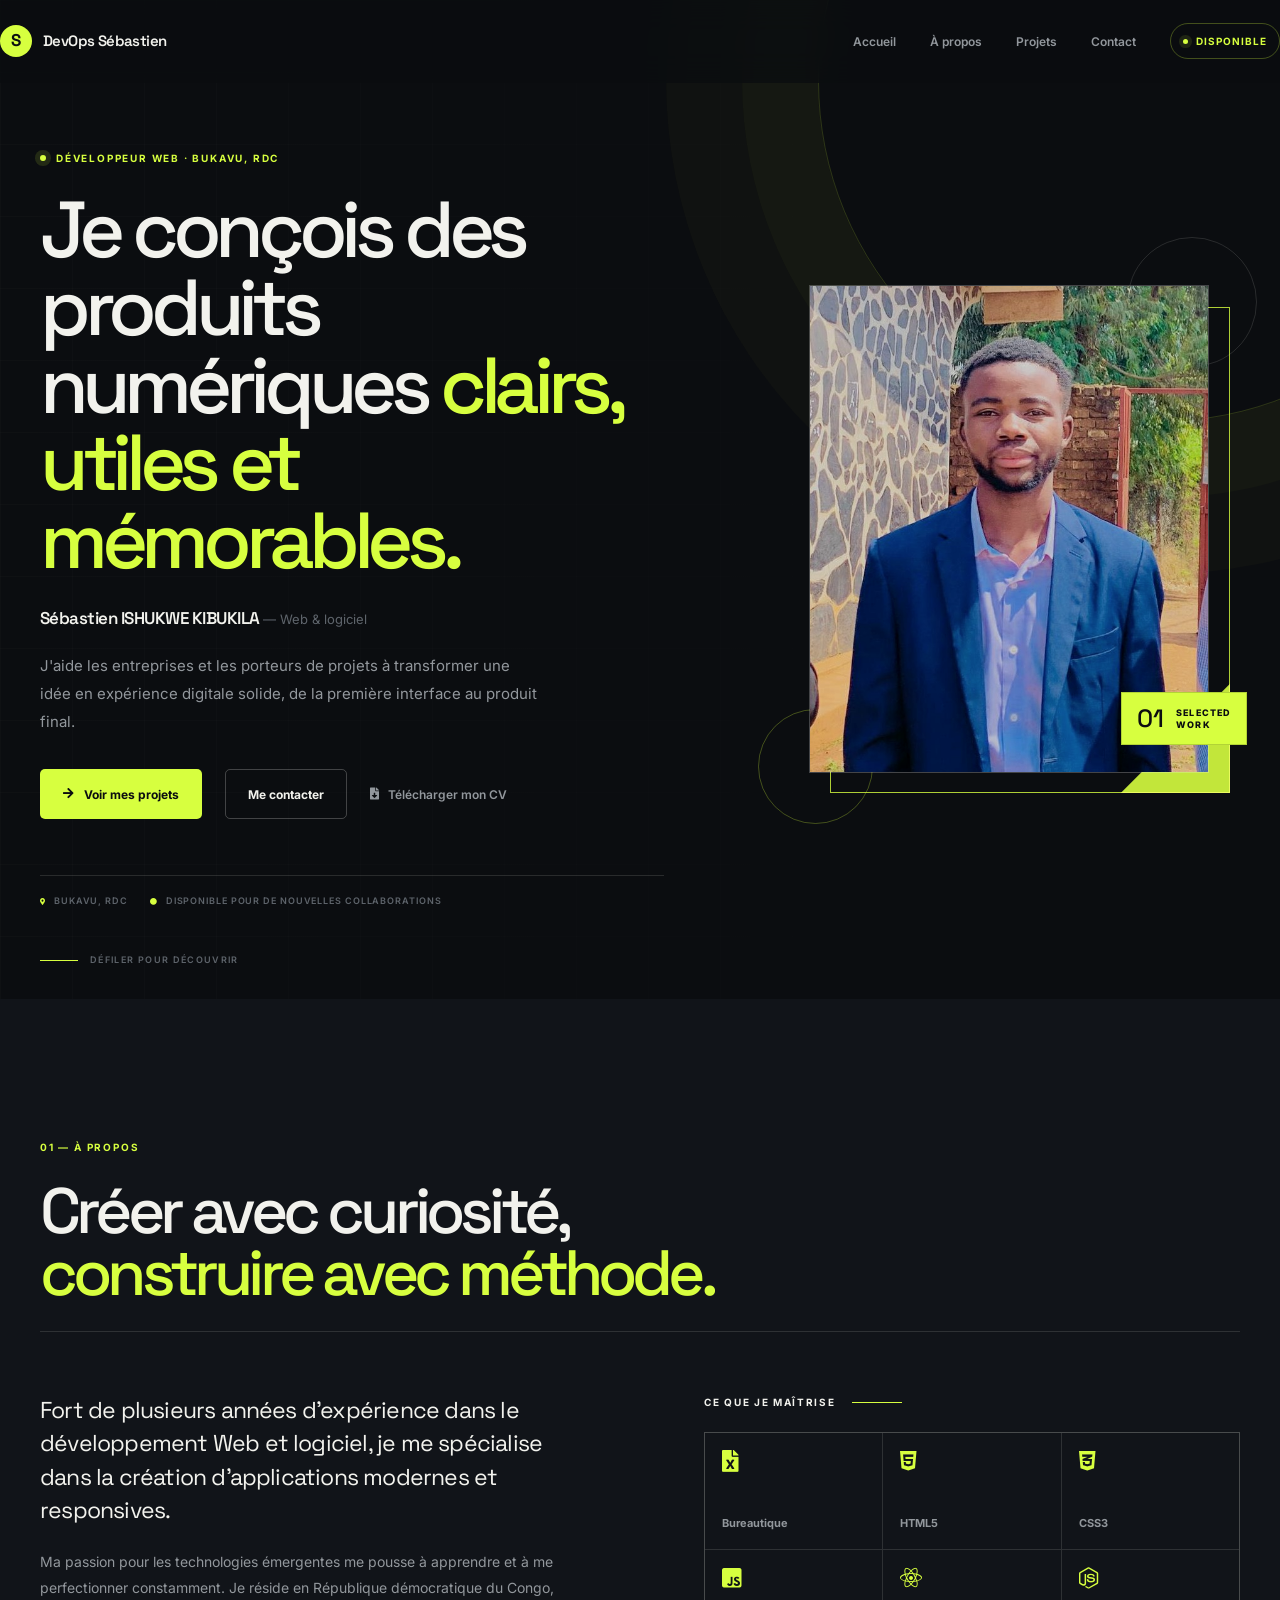
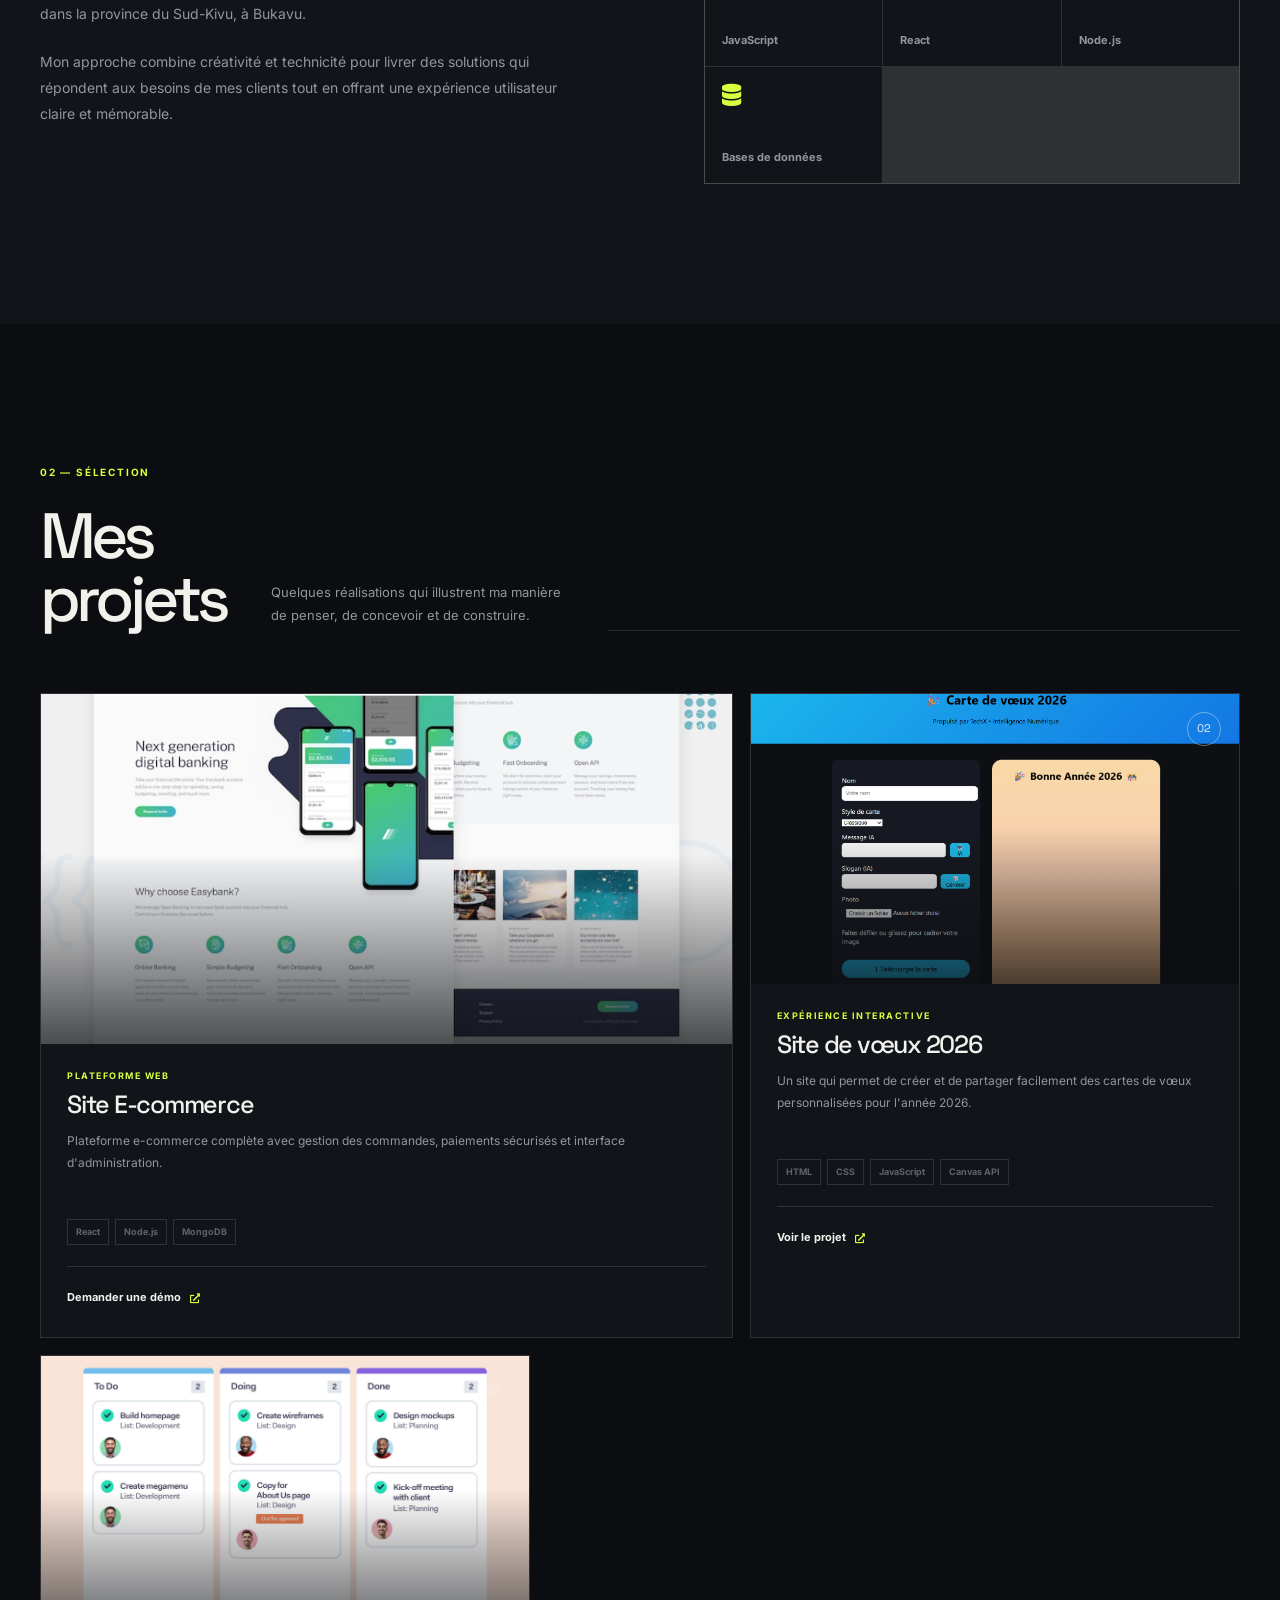
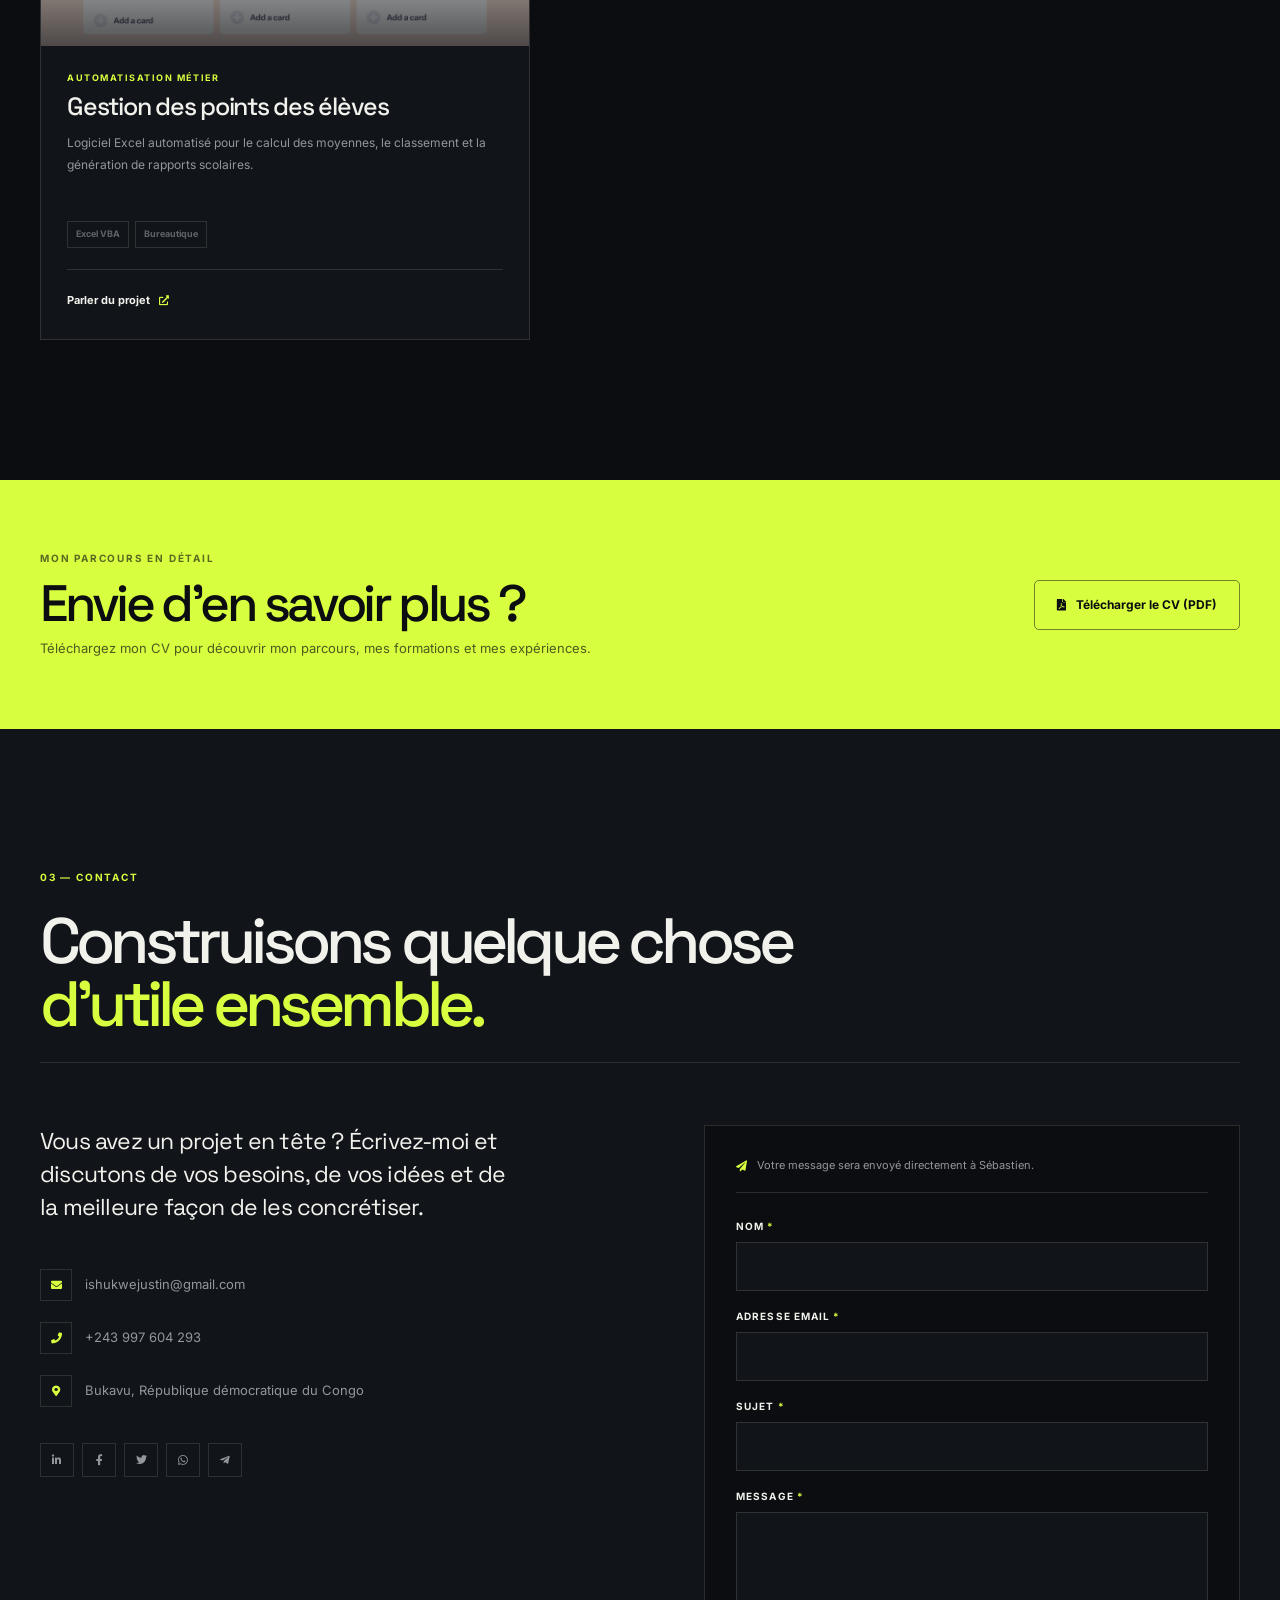
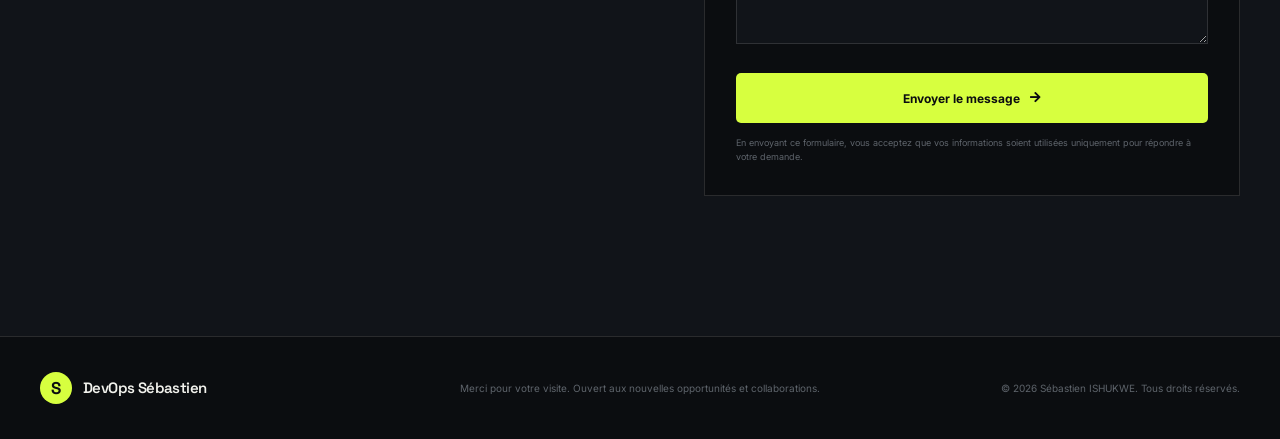
<file: index.html>
<!DOCTYPE html>
<html lang="fr">
<head>
    <meta charset="UTF-8">
    <meta name="viewport" content="width=device-width, initial-scale=1.0">
    <meta name="description" content="Portfolio de Sébastien ISHUKWE KIBUKILA, développeur Web et logiciel à Bukavu.">
    <meta name="theme-color" content="#0b0d10">
    <title>Portfolio — Sébastien ISHUKWE</title>
    <link rel="icon" href="favicon.svg" type="image/svg+xml">
    <link rel="canonical" href="https://sebastien-ux-eng.github.io/portofolio_perso/">
    <meta property="og:type" content="website">
    <meta property="og:locale" content="fr_FR">
    <meta name="google-site-verification" content="q8OmDJsvgAIsJHt8aFoV4jzuibJlbngUMx5nRo7Fez8" />
    <meta property="og:site_name" content="Portfolio de Sébastien ISHUKWE">
    <meta property="og:title" content="Sébastien ISHUKWE KIBUKILA — Développeur Web à Bukavu">
    <meta property="og:description" content="Portfolio professionnel de Sébastien ISHUKWE KIBUKILA, développeur Web et logiciel basé à Bukavu, RDC.">
    <meta property="og:url" content="https://sebastien-ux-eng.github.io/portofolio_perso/">
    <meta property="og:image" content="https://sebastien-ux-eng.github.io/portofolio_perso/images/image1.jpg">
    <meta name="twitter:card" content="summary_large_image">
    <meta name="twitter:title" content="Sébastien ISHUKWE KIBUKILA — Développeur Web à Bukavu">
    <meta name="twitter:description" content="Portfolio professionnel de Sébastien ISHUKWE KIBUKILA, développeur Web et logiciel basé à Bukavu, RDC.">
    <meta name="twitter:image" content="https://sebastien-ux-eng.github.io/portofolio_perso/images/image1.jpg">
    <link rel="preconnect" href="https://fonts.googleapis.com">
    <link rel="preconnect" href="https://fonts.gstatic.com" crossorigin>
    <link href="https://fonts.googleapis.com/css2?family=Inter:wght@400;500;600;700&family=Space+Grotesk:wght@400;500;600;700&display=swap" rel="stylesheet">
    <link rel="stylesheet" href="https://cdnjs.cloudflare.com/ajax/libs/font-awesome/5.15.4/css/all.min.css">
    <link rel="stylesheet" href="style.css">
    <script type="application/ld+json">
    {
        "@context": "https://schema.org",
        "@type": "Person",
        "name": "Sébastien ISHUKWE KIBUKILA",
        "url": "https://sebastien-ux-eng.github.io/portofolio_perso/",
        "jobTitle": "Développeur Web et logiciel",
        "email": "mailto:ishukwejustin@gmail.com",
        "telephone": "+243997604293",
        "address": {
            "@type": "PostalAddress",
            "addressLocality": "Bukavu",
            "addressCountry": "CD"
        },
        "sameAs": [
            "https://www.linkedin.com/in/s%C3%A9bastien-ishukwe-a7b00032a",
            "https://www.facebook.com/sebastien.ishukwe",
            "https://x.com/Ishukwe2002",
            "https://t.me/SebastienISHUKWE"
        ]
    }
    </script>
</head>
<body>
    <a class="skip-link" href="#accueil">Aller au contenu principal</a>

    <header class="header">
        <nav class="nav" aria-label="Navigation principale">
            <div class="nav-container">
                <a class="nav-logo" href="#accueil" aria-label="Retour à l'accueil">
                    <span class="logo-mark" aria-hidden="true">S</span>
                    <span>DevOps Sébastien</span>
                </a>
                <button class="nav-toggle" type="button" aria-expanded="false" aria-controls="nav-menu" aria-label="Ouvrir le menu">
                    <span class="bar"></span>
                    <span class="bar"></span>
                    <span class="bar"></span>
                </button>
                <ul id="nav-menu" class="nav-menu">
                    <li><a href="#accueil" class="nav-link">Accueil</a></li>
                    <li><a href="#apropos" class="nav-link">À propos</a></li>
                    <li><a href="#projets" class="nav-link">Projets</a></li>
                    <li><a href="#contact" class="nav-link">Contact</a></li>
                </ul>
                <span class="nav-status"><span></span> Disponible</span>
            </div>
        </nav>
    </header>

    <meta name="google-site-verification" content="q8OmDJsvgAIsJHt8aFoV4jzuibJlbngUMx5nRo7Fez8" />
    <main>
        <section id="accueil" class="hero" aria-labelledby="hero-title">
            <div class="hero-container container">
                <div class="hero-content reveal">
                    <p class="eyebrow"><span class="eyebrow-dot"></span> Développeur web · Bukavu, RDC</p>
                    <h1 id="hero-title" class="hero-title">Je conçois des produits numériques <span class="highlight">clairs, utiles et mémorables.</span></h1>
                    <p class="hero-subtitle">Sébastien ISHUKWE KIBUKILA <span>— Web & logiciel</span></p>
                    <p class="hero-description">J'aide les entreprises et les porteurs de projets à transformer une idée en expérience digitale solide, de la première interface au produit final.</p>
                    <div class="hero-buttons">
                        <a href="#projets" class="btn btn-primary"><i class="fas fa-arrow-right" aria-hidden="true"></i> Voir mes projets</a>
                        <a href="#contact" class="btn btn-secondary">Me contacter</a>
                        <a href="Docs/CV_Sebastien_ISHUKWE_KIBUKILA.pdf" class="text-link" download><i class="fas fa-file-download" aria-hidden="true"></i> Télécharger mon CV</a>
                    </div>
                    <div class="hero-meta" aria-label="Informations principales">
                        <span><i class="fas fa-map-marker-alt" aria-hidden="true"></i> Bukavu, RDC</span>
                        <span><i class="fas fa-circle" aria-hidden="true"></i> Disponible pour de nouvelles collaborations</span>
                    </div>
                </div>
                <div class="hero-image reveal reveal-delay">
                    <div class="portrait-frame">
                        <span class="portrait-orbit portrait-orbit-one" aria-hidden="true"></span>
                        <span class="portrait-orbit portrait-orbit-two" aria-hidden="true"></span>
                        <img src="images/image1.jpg" alt="Portrait de Sébastien ISHUKWE KIBUKILA" class="profile-img">
                        <div class="portrait-badge"><strong>01</strong><span>Selected<br>work</span></div>
                    </div>
                </div>
            </div>
            <a class="scroll-cue" href="#apropos" aria-label="Découvrir la section À propos"><span></span> Défiler pour découvrir</a>
        </section>

        <section id="apropos" class="about" aria-labelledby="about-title">
            <div class="container">
                <div class="section-heading reveal">
                    <p class="eyebrow">01 — À propos</p>
                    <h2 id="about-title" class="section-title">Créer avec curiosité,<br><span class="highlight">construire avec méthode.</span></h2>
                </div>
                <div class="about-content">
                    <div class="about-text reveal">
                        <p class="lead">Fort de plusieurs années d'expérience dans le développement Web et logiciel, je me spécialise dans la création d'applications modernes et responsives.</p>
                        <p>Ma passion pour les technologies émergentes me pousse à apprendre et à me perfectionner constamment. Je réside en République démocratique du Congo, dans la province du Sud-Kivu, à Bukavu.</p>
                        <p>Mon approche combine créativité et technicité pour livrer des solutions qui répondent aux besoins de mes clients tout en offrant une expérience utilisateur claire et mémorable.</p>
                    </div>
                    <div class="skills reveal reveal-delay">
                        <div class="subsection-label"><span>Ce que je maîtrise</span><span class="line"></span></div>
                        <div class="skills-grid">
                            <div class="skill-item"><i class="fas fa-file-excel" aria-hidden="true"></i><span>Bureautique</span></div>
                            <div class="skill-item"><i class="fab fa-html5" aria-hidden="true"></i><span>HTML5</span></div>
                            <div class="skill-item"><i class="fab fa-css3-alt" aria-hidden="true"></i><span>CSS3</span></div>
                            <div class="skill-item"><i class="fab fa-js-square" aria-hidden="true"></i><span>JavaScript</span></div>
                            <div class="skill-item"><i class="fab fa-react" aria-hidden="true"></i><span>React</span></div>
                            <div class="skill-item"><i class="fab fa-node-js" aria-hidden="true"></i><span>Node.js</span></div>
                            <div class="skill-item"><i class="fas fa-database" aria-hidden="true"></i><span>Bases de données</span></div>
                        </div>
                    </div>
                </div>
            </div>
        </section>

        <section id="projets" class="projects" aria-labelledby="projects-title">
            <div class="container">
                <div class="section-heading section-heading-split reveal">
                    <div><p class="eyebrow">02 — Sélection</p><h2 id="projects-title" class="section-title">Mes projets</h2></div>
                    <p class="section-intro">Quelques réalisations qui illustrent ma manière de penser, de concevoir et de construire.</p>
                </div>
                <div class="projects-grid">
                    <article class="project-card reveal">
                        <div class="project-image"><img src="images/project1.png" alt="Aperçu du site e-commerce" loading="lazy"><span class="project-number">01</span></div>
                        <div class="project-content">
                            <p class="project-type">Plateforme web</p>
                            <h3 class="project-title">Site E-commerce</h3>
                            <p class="project-description">Plateforme e-commerce complète avec gestion des commandes, paiements sécurisés et interface d'administration.</p>
                            <div class="project-tech"><span class="tech-tag">React</span><span class="tech-tag">Node.js</span><span class="tech-tag">MongoDB</span></div>
                            <div class="project-links"><a href="#contact" class="project-link">Demander une démo <i class="fas fa-external-link-alt" aria-hidden="true"></i></a></div>
                        </div>
                    </article>
                    <article class="project-card reveal reveal-delay">
                        <div class="project-image"><img src="images/projet3.png" alt="Aperçu du site de vœux 2026" loading="lazy"><span class="project-number">02</span></div>
                        <div class="project-content">
                            <p class="project-type">Expérience interactive</p>
                            <h3 class="project-title">Site de vœux 2026</h3>
                            <p class="project-description">Un site qui permet de créer et de partager facilement des cartes de vœux personnalisées pour l'année 2026.</p>
                            <div class="project-tech"><span class="tech-tag">HTML</span><span class="tech-tag">CSS</span><span class="tech-tag">JavaScript</span><span class="tech-tag">Canvas API</span></div>
                            <div class="project-links"><a href="https://sebastien-ux-eng.github.io/carte_voeux_2026/" target="_blank" rel="noopener noreferrer" class="project-link">Voir le projet <i class="fas fa-external-link-alt" aria-hidden="true"></i></a></div>
                        </div>
                    </article>
                    <article class="project-card reveal reveal-delay-more">
                        <div class="project-image"><img src="images/project3.jpeg" alt="Aperçu du logiciel Excel de gestion des points" loading="lazy"><span class="project-number">03</span></div>
                        <div class="project-content">
                            <p class="project-type">Automatisation métier</p>
                            <h3 class="project-title">Gestion des points des élèves</h3>
                            <p class="project-description">Logiciel Excel automatisé pour le calcul des moyennes, le classement et la génération de rapports scolaires.</p>
                            <div class="project-tech"><span class="tech-tag">Excel VBA</span><span class="tech-tag">Bureautique</span></div>
                            <div class="project-links"><a href="#contact" class="project-link">Parler du projet <i class="fas fa-external-link-alt" aria-hidden="true"></i></a></div>
                        </div>
                    </article>
                </div>
            </div>
        </section>

        <section class="cv-callout" aria-labelledby="cv-title">
            <div class="container cv-callout-inner reveal">
                <div><p class="eyebrow">Mon parcours en détail</p><h2 id="cv-title">Envie d'en savoir plus ?</h2><p>Téléchargez mon CV pour découvrir mon parcours, mes formations et mes expériences.</p></div>
                <a href="Docs/CV_Sebastien_ISHUKWE_KIBUKILA.pdf" class="btn btn-light" download><i class="fas fa-file-pdf" aria-hidden="true"></i> Télécharger le CV (PDF)</a>
            </div>
        </section>

        <section id="contact" class="contact" aria-labelledby="contact-title">
            <div class="container">
                <div class="section-heading reveal"><p class="eyebrow">03 — Contact</p><h2 id="contact-title" class="section-title">Construisons quelque chose<br><span class="highlight">d'utile ensemble.</span></h2></div>
                <div class="contact-content">
                    <div class="contact-info reveal">
                        <p class="lead">Vous avez un projet en tête ? Écrivez-moi et discutons de vos besoins, de vos idées et de la meilleure façon de les concrétiser.</p>
                        <div class="contact-details">
                            <a class="contact-item" href="mailto:ishukwejustin@gmail.com"><i class="fas fa-envelope" aria-hidden="true"></i><span>ishukwejustin@gmail.com</span></a>
                            <a class="contact-item" href="tel:+243997604293"><i class="fas fa-phone" aria-hidden="true"></i><span>+243 997 604 293</span></a>
                            <div class="contact-item"><i class="fas fa-map-marker-alt" aria-hidden="true"></i><span>Bukavu, République démocratique du Congo</span></div>
                        </div>
                        <div class="social-links" aria-label="Réseaux sociaux">
                            <a href="https://www.linkedin.com/in/s%C3%A9bastien-ishukwe-a7b00032a" target="_blank" rel="noopener noreferrer" class="social-link" aria-label="LinkedIn"><i class="fab fa-linkedin-in" aria-hidden="true"></i></a>
                            <a href="https://www.facebook.com/sebastien.ishukwe" target="_blank" rel="noopener noreferrer" class="social-link" aria-label="Facebook"><i class="fab fa-facebook-f" aria-hidden="true"></i></a>
                            <a href="https://x.com/Ishukwe2002" target="_blank" rel="noopener noreferrer" class="social-link" aria-label="X"><i class="fab fa-twitter" aria-hidden="true"></i></a>
                            <a href="https://wa.me/243997604293" target="_blank" rel="noopener noreferrer" class="social-link" aria-label="WhatsApp"><i class="fab fa-whatsapp" aria-hidden="true"></i></a>
                            <a href="https://t.me/SebastienISHUKWE" target="_blank" rel="noopener noreferrer" class="social-link" aria-label="Telegram"><i class="fab fa-telegram-plane" aria-hidden="true"></i></a>
                        </div>
                    </div>
                    <form id="contact-form" class="contact-form reveal reveal-delay" action="https://formsubmit.co/ishukwejustin@gmail.com" method="POST">
                        <input type="hidden" name="_subject" value="Nouveau message depuis le portfolio de Sébastien ISHUKWE">
                        <input type="hidden" name="_template" value="table">
                        <input type="hidden" name="_captcha" value="false">
                        <div class="form-note"><i class="fas fa-paper-plane" aria-hidden="true"></i><span>Votre message sera envoyé directement à Sébastien.</span></div>
                        <div class="form-group"><label for="name">Nom <span>*</span></label><input type="text" id="name" name="name" autocomplete="name" required></div>
                        <div class="form-group"><label for="email">Adresse email <span>*</span></label><input type="email" id="email" name="email" autocomplete="email" required></div>
                        <div class="form-group"><label for="subject">Sujet <span>*</span></label><input type="text" id="subject" name="subject" required></div>
                        <div class="form-group"><label for="message">Message <span>*</span></label><textarea id="message" name="message" rows="5" required></textarea></div>
                        <button type="submit" class="btn btn-primary submit-button"><span>Envoyer le message</span><i class="fas fa-arrow-right" aria-hidden="true"></i></button>
                        <p class="form-footnote">En envoyant ce formulaire, vous acceptez que vos informations soient utilisées uniquement pour répondre à votre demande.</p>
                    </form>
                </div>
            </div>
        </section>
    </main>

    <footer class="footer">
        <div class="container footer-inner">
            <a class="nav-logo footer-logo" href="#accueil"><span class="logo-mark" aria-hidden="true">S</span><span>DevOps Sébastien</span></a>
            <p>Merci pour votre visite. Ouvert aux nouvelles opportunités et collaborations.</p>
            <p class="copyright">© <span id="current-year">2026</span> Sébastien ISHUKWE. Tous droits réservés.</p>
        </div>
    </footer>

    <script src="script.js" defer></script>
</body>
</html>
</file>
<file: style.css>
* { box-sizing: border-box; margin: 0; padding: 0; }

:root {
    --bg: #0b0d10;
    --surface: #111419;
    --surface-2: #171a20;
    --ink: #f2f2ed;
    --muted: #92979c;
    --faint: #5e646b;
    --line: rgba(242,242,237,.13);
    --line-strong: rgba(242,242,237,.24);
    --acid: #d7ff3f;
    --acid-dark: #a9cc16;
    --orange: #ff7b54;
    --radius: 20px;
    --ease: cubic-bezier(.2,.8,.2,1);
}

html { scroll-behavior: smooth; }
body { overflow-x: hidden; background: var(--bg); color: var(--ink); font-family: 'Inter', -apple-system, BlinkMacSystemFont, 'Segoe UI', sans-serif; line-height: 1.6; }
body::selection { background: var(--acid); color: var(--bg); }
a { color: inherit; }
img { display: block; max-width: 100%; }
.container { width: min(1240px, calc(100% - 80px)); margin: 0 auto; }
.skip-link { position: fixed; left: 20px; top: -70px; z-index: 3000; padding: 10px 15px; border-radius: 7px; background: var(--acid); color: var(--bg); font-size: 12px; font-weight: 700; transition: top .2s ease; }
.skip-link:focus { top: 20px; }

.header { position: fixed; inset: 0 0 auto; z-index: 1000; border-bottom: 1px solid transparent; background: rgba(11,13,16,.78); backdrop-filter: blur(16px); transition: border-color .3s ease, background .3s ease; }
.header.scrolled { border-color: var(--line); background: rgba(11,13,16,.94); }
.nav-container { min-height: 82px; display: flex; align-items: center; gap: 34px; }
.nav-logo { display: inline-flex; align-items: center; gap: 11px; margin-right: auto; color: var(--ink); font-family: 'Space Grotesk', sans-serif; font-size: 15px; font-weight: 600; letter-spacing: -.04em; text-decoration: none; }
.logo-mark { display: grid; width: 32px; height: 32px; place-items: center; border-radius: 50%; background: var(--acid); color: var(--bg); font-family: 'Space Grotesk', sans-serif; font-size: 17px; font-weight: 700; }
.nav-menu { display: flex; align-items: center; gap: 34px; list-style: none; }
.nav-link { position: relative; color: var(--muted); font-size: 12px; font-weight: 600; text-decoration: none; transition: color .2s ease; }
.nav-link::after { position: absolute; content: ''; right: 0; bottom: -9px; left: 0; width: 0; height: 1px; background: var(--acid); transition: width .25s var(--ease); }
.nav-link:hover, .nav-link:focus { color: var(--ink); }
.nav-link:hover::after, .nav-link:focus::after { width: 100%; }
.nav-status { display: inline-flex; align-items: center; gap: 8px; padding: 9px 12px; border: 1px solid rgba(215,255,63,.28); border-radius: 99px; color: var(--acid); font-size: 10px; font-weight: 700; letter-spacing: .1em; text-transform: uppercase; }
.nav-status span { width: 5px; height: 5px; border-radius: 50%; background: var(--acid); box-shadow: 0 0 0 4px rgba(215,255,63,.10); }
.nav-toggle { display: none; border: 0; background: transparent; cursor: pointer; }
.bar { display: block; width: 24px; height: 1px; margin: 6px 0; background: var(--ink); transition: transform .2s ease, opacity .2s ease; }

.hero { position: relative; min-height: 100vh; display: flex; align-items: center; padding: 150px 0 90px; isolation: isolate; overflow: hidden; background: var(--bg); }
.hero::before { position: absolute; z-index: -1; content: ''; inset: 0; opacity: .32; background-image: linear-gradient(rgba(242,242,237,.055) 1px, transparent 1px), linear-gradient(90deg, rgba(242,242,237,.055) 1px, transparent 1px); background-size: 72px 72px; mask-image: linear-gradient(90deg, black, transparent 78%); }
.hero::after { position: absolute; z-index: -1; content: ''; width: 680px; height: 680px; top: -260px; right: -220px; border: 1px solid rgba(215,255,63,.17); border-radius: 50%; box-shadow: 0 0 0 76px rgba(215,255,63,.025), 0 0 0 152px rgba(215,255,63,.018); }
.hero-container { display: grid; grid-template-columns: minmax(0, 1.15fr) minmax(360px, .85fr); align-items: center; gap: 9vw; }
.eyebrow { display: flex; align-items: center; gap: 10px; margin-bottom: 25px; color: var(--acid); font-size: 10px; font-weight: 700; letter-spacing: .18em; text-transform: uppercase; }
.eyebrow-dot { width: 6px; height: 6px; border-radius: 50%; background: var(--acid); box-shadow: 0 0 0 5px rgba(215,255,63,.12); }
.hero-title { max-width: 850px; margin-bottom: 25px; font-family: 'Space Grotesk', sans-serif; font-size: clamp(3.1rem, 6.2vw, 6.5rem); font-weight: 500; letter-spacing: -.08em; line-height: .98; }
.highlight { color: var(--acid); }
.hero-subtitle { margin-bottom: 20px; color: var(--ink); font-family: 'Space Grotesk', sans-serif; font-size: 17px; font-weight: 600; letter-spacing: -.03em; }
.hero-subtitle span { color: var(--faint); font-family: 'Inter', sans-serif; font-size: 13px; font-weight: 400; letter-spacing: 0; }
.hero-description { max-width: 500px; margin-bottom: 34px; color: var(--muted); font-size: 15px; line-height: 1.85; }
.hero-buttons { display: flex; flex-wrap: wrap; align-items: center; gap: 12px 23px; }
.btn { display: inline-flex; min-height: 50px; align-items: center; justify-content: center; gap: 10px; padding: 0 22px; border: 1px solid transparent; border-radius: 5px; cursor: pointer; font-family: 'Inter', sans-serif; font-size: 12px; font-weight: 700; text-decoration: none; transition: transform .25s var(--ease), background .25s ease, border-color .25s ease, color .25s ease; }
.btn-primary { background: var(--acid); color: var(--bg); }
.btn-primary:hover, .btn-primary:focus { background: #e4ff72; transform: translateY(-3px); }
.btn-secondary { border-color: var(--line-strong); color: var(--ink); }
.btn-secondary:hover, .btn-secondary:focus { border-color: var(--acid); color: var(--acid); transform: translateY(-3px); }
.btn-light { background: var(--acid); color: var(--bg); }
.btn-light:hover, .btn-light:focus { background: #e4ff72; transform: translateY(-3px); }
.text-link { display: inline-flex; align-items: center; gap: 9px; color: var(--muted); font-size: 12px; font-weight: 600; text-decoration: none; transition: color .2s ease; }
.text-link:hover { color: var(--acid); }
.hero-meta { display: flex; flex-wrap: wrap; gap: 22px; margin-top: 56px; padding-top: 18px; border-top: 1px solid var(--line); color: var(--faint); font-size: 9px; font-weight: 600; letter-spacing: .1em; text-transform: uppercase; }
.hero-meta span { display: inline-flex; align-items: center; gap: 8px; }
.hero-meta i { color: var(--acid); font-size: 7px; }
.hero-image { display: flex; justify-content: center; }
.portrait-frame { position: relative; width: min(400px, 78vw); aspect-ratio: .82 / 1; }
.portrait-frame::before { position: absolute; content: ''; inset: 22px -21px -20px 21px; border: 1px solid var(--acid); opacity: .8; }
.portrait-frame::after { position: absolute; content: ''; right: -21px; bottom: -20px; width: 110px; height: 110px; background: var(--acid); opacity: .9; mix-blend-mode: screen; clip-path: polygon(100% 0, 100% 100%, 0 100%); }
.profile-img { position: absolute; z-index: 1; inset: 0; width: 100%; height: 100%; border: 1px solid var(--line-strong); object-fit: cover; object-position: center 18%; filter: saturate(.8) contrast(1.05); }
.portrait-orbit { position: absolute; z-index: 0; border: 1px solid var(--line); border-radius: 50%; }
.portrait-orbit-one { inset: -48px -48px auto auto; width: 130px; height: 130px; }
.portrait-orbit-two { inset: auto auto -51px -51px; width: 115px; height: 115px; border-color: rgba(215,255,63,.28); }
.portrait-badge { position: absolute; z-index: 2; right: -38px; bottom: 28px; display: flex; align-items: center; gap: 12px; padding: 13px 15px; border: 1px solid rgba(11,13,16,.18); background: var(--acid); color: var(--bg); }
.portrait-badge strong { font-family: 'Space Grotesk', sans-serif; font-size: 25px; font-weight: 500; line-height: 1; }
.portrait-badge span { font-size: 9px; font-weight: 800; letter-spacing: .13em; line-height: 1.3; text-transform: uppercase; }
.scroll-cue { position: absolute; bottom: 31px; left: 40px; display: flex; align-items: center; gap: 12px; color: var(--faint); font-size: 9px; font-weight: 600; letter-spacing: .15em; text-decoration: none; text-transform: uppercase; }
.scroll-cue span { display: block; width: 38px; height: 1px; background: var(--acid); }

section { padding: 140px 0; }
.about { background: var(--surface); }
.section-heading { margin-bottom: 62px; }
.section-heading::after { display: block; width: 100%; height: 1px; margin-top: 26px; background: var(--line); content: ''; }
.section-title { color: var(--ink); font-family: 'Space Grotesk', sans-serif; font-size: clamp(2.6rem, 5vw, 5rem); font-weight: 500; letter-spacing: -.075em; line-height: .98; }
.section-heading-split { display: flex; align-items: end; justify-content: space-between; gap: 45px; }
.section-heading-split .section-title { text-transform: none; }
.section-intro { max-width: 310px; margin-bottom: 3px; color: var(--muted); font-size: 13px; line-height: 1.8; }
.about-content, .contact-content { display: grid; grid-template-columns: 1fr 1fr; gap: 10vw; }
.about-text p { max-width: 535px; margin-bottom: 22px; color: var(--muted); font-size: 14px; line-height: 1.85; }
.about-text .lead, .contact-info .lead { color: var(--ink); font-family: 'Space Grotesk', sans-serif; font-size: 23px; font-weight: 400; letter-spacing: -.035em; line-height: 1.45; }
.subsection-label { display: flex; align-items: center; gap: 16px; margin-bottom: 22px; color: var(--ink); font-size: 10px; font-weight: 700; letter-spacing: .17em; text-transform: uppercase; }
.subsection-label .line { width: 50px; height: 1px; background: var(--acid); }
.skills-grid { display: grid; grid-template-columns: repeat(3, 1fr); gap: 1px; border: 1px solid var(--line); background: var(--line); }
.skill-item { display: flex; min-height: 116px; flex-direction: column; align-items: flex-start; justify-content: space-between; padding: 17px; background: var(--surface); transition: background .25s ease, color .25s ease; }
.skill-item:hover { background: var(--acid); }
.skill-item:hover i, .skill-item:hover span { color: var(--bg); }
.skill-item i { color: var(--acid); font-size: 22px; transition: color .25s ease; }
.skill-item span { color: var(--muted); font-size: 11px; font-weight: 700; transition: color .25s ease; }

.projects { background: var(--bg); }
.projects-grid { display: grid; grid-template-columns: repeat(12, 1fr); gap: 17px; }
.project-card { position: relative; overflow: hidden; grid-column: span 5; border: 1px solid var(--line); background: var(--surface); transition: border-color .3s ease, transform .3s var(--ease); }
.project-card:first-child { grid-column: span 7; }
.project-card:hover { border-color: rgba(215,255,63,.55); transform: translateY(-6px); }
.project-image { position: relative; height: 290px; overflow: hidden; background: var(--surface-2); }
.project-card:first-child .project-image { height: 350px; }
.project-image::after { position: absolute; content: ''; inset: 0; background: linear-gradient(180deg, transparent 46%, rgba(11,13,16,.72)); pointer-events: none; }
.project-image img { width: 100%; height: 100%; object-fit: cover; filter: saturate(.82); transition: transform .7s var(--ease), filter .7s ease; }
.project-card:hover .project-image img { filter: saturate(1.08); transform: scale(1.06); }
.project-number { position: absolute; z-index: 1; top: 18px; right: 18px; display: grid; width: 34px; height: 34px; place-items: center; border: 1px solid rgba(242,242,237,.4); border-radius: 50%; color: var(--ink); font-family: 'Space Grotesk', sans-serif; font-size: 11px; }
.project-content { padding: 25px 26px 28px; }
.project-type { margin-bottom: 8px; color: var(--acid); font-size: 9px; font-weight: 700; letter-spacing: .17em; text-transform: uppercase; }
.project-title { margin-bottom: 12px; color: var(--ink); font-family: 'Space Grotesk', sans-serif; font-size: 25px; font-weight: 500; letter-spacing: -.05em; line-height: 1.08; }
.project-description { min-height: 70px; margin-bottom: 19px; color: var(--muted); font-size: 12px; line-height: 1.8; }
.project-tech { display: flex; flex-wrap: wrap; gap: 6px; margin-bottom: 21px; }
.tech-tag { padding: 5px 8px; border: 1px solid var(--line); color: var(--faint); font-size: 9px; font-weight: 700; }
.project-links { padding-top: 16px; border-top: 1px solid var(--line); }
.project-link { display: inline-flex; align-items: center; gap: 9px; color: var(--ink); font-size: 11px; font-weight: 700; text-decoration: none; }
.project-link:hover { color: var(--acid); }
.project-link i { color: var(--acid); font-size: 10px; }

.cv-callout { padding: 70px 0; background: var(--acid); color: var(--bg); }
.cv-callout-inner { display: flex; align-items: center; justify-content: space-between; gap: 35px; }
.cv-callout .eyebrow { margin-bottom: 12px; color: rgba(11,13,16,.62); }
.cv-callout .eyebrow-dot { background: var(--bg); box-shadow: none; }
.cv-callout h2 { margin-bottom: 9px; font-family: 'Space Grotesk', sans-serif; font-size: clamp(2rem, 4vw, 3.5rem); font-weight: 500; letter-spacing: -.07em; line-height: 1; }
.cv-callout p:not(.eyebrow) { margin: 0; color: rgba(11,13,16,.68); font-size: 13px; }
.cv-callout .btn-light { border: 1px solid rgba(11,13,16,.5); background: transparent; color: var(--bg); }
.cv-callout .btn-light:hover { border-color: var(--bg); background: var(--bg); color: var(--acid); }

.contact { background: var(--surface); }
.contact-info > .lead { max-width: 470px; margin-bottom: 37px; }
.contact-details { display: grid; gap: 7px; margin-bottom: 29px; }
.contact-item { display: flex; align-items: center; gap: 13px; width: fit-content; padding: 7px 0; color: var(--muted); font-size: 13px; text-decoration: none; }
.contact-item i { display: grid; width: 32px; height: 32px; flex: 0 0 32px; place-items: center; border: 1px solid var(--line); color: var(--acid); font-size: 11px; }
a.contact-item:hover span { color: var(--acid); }
.social-links { display: flex; gap: 8px; }
.social-link { display: grid; width: 34px; height: 34px; place-items: center; border: 1px solid var(--line); color: var(--muted); font-size: 11px; text-decoration: none; transition: border-color .2s ease, color .2s ease, transform .2s ease; }
.social-link:hover { border-color: var(--acid); color: var(--acid); transform: translateY(-3px); }
.contact-form { padding: 31px; border: 1px solid var(--line); background: var(--bg); }
.form-note { display: flex; align-items: center; gap: 10px; margin-bottom: 25px; padding-bottom: 18px; border-bottom: 1px solid var(--line); color: var(--muted); font-size: 11px; }
.form-note i { color: var(--acid); }
.form-group { margin-bottom: 17px; }
.form-group label { display: block; margin-bottom: 8px; color: var(--ink); font-size: 10px; font-weight: 700; letter-spacing: .11em; text-transform: uppercase; }
.form-group label span { color: var(--acid); }
.form-group input, .form-group textarea { width: 100%; border: 1px solid var(--line); border-radius: 0; background: var(--surface); color: var(--ink); font: inherit; font-size: 13px; outline: none; padding: 13px; transition: border-color .2s ease, background .2s ease; }
.form-group input:focus, .form-group textarea:focus { border-color: var(--acid); background: var(--surface-2); }
.form-group textarea { min-height: 130px; resize: vertical; }
.submit-button { width: 100%; margin-top: 5px; }
.form-footnote { margin-top: 13px; color: var(--faint); font-size: 9px; line-height: 1.55; }

.footer { padding: 35px 0; border-top: 1px solid var(--line); background: var(--bg); }
.footer-inner { display: grid; grid-template-columns: 1fr 1.5fr 1fr; align-items: center; gap: 20px; }
.footer-logo { color: var(--ink); }
.footer p { color: var(--faint); font-size: 10px; text-align: center; }
.footer .copyright { text-align: right; }

.reveal { opacity: 0; transform: translateY(20px); animation: revealUp .75s var(--ease) forwards; }
.reveal-delay { animation-delay: .12s; }
.reveal-delay-more { animation-delay: .22s; }
@keyframes revealUp { to { opacity: 1; transform: translateY(0); } }

@media (max-width: 980px) {
    .container { width: min(100% - 48px, 760px); }
    .hero-container, .about-content, .contact-content { grid-template-columns: 1fr; gap: 65px; }
    .hero-content { max-width: 760px; }
    .hero-image { justify-content: flex-start; order: -1; }
    .portrait-frame { width: min(360px, 72vw); }
    .projects-grid { grid-template-columns: 1fr 1fr; }
    .project-card, .project-card:first-child { grid-column: span 1; }
    .project-card:first-child .project-image, .project-image { height: 270px; }
    .footer-inner { grid-template-columns: 1fr; justify-items: center; }
    .footer .copyright { text-align: center; }
}

@media (max-width: 700px) {
    .container { width: min(100% - 34px, 560px); }
    .nav-container { min-height: 72px; gap: 16px; }
    .nav-status { display: none; }
    .nav-toggle { display: block; }
    .nav-menu { position: absolute; top: 72px; left: 0; right: 0; display: grid; gap: 0; padding: 8px 17px 15px; border-bottom: 1px solid var(--line); background: rgba(11,13,16,.98); box-shadow: 0 18px 30px rgba(0,0,0,.25); opacity: 0; pointer-events: none; transform: translateY(-8px); transition: opacity .2s ease, transform .2s ease; }
    .nav-menu.active { opacity: 1; pointer-events: auto; transform: translateY(0); }
    .nav-menu li { border-bottom: 1px solid var(--line); }
    .nav-menu li:last-child { border-bottom: 0; }
    .nav-link { display: block; padding: 14px 5px; }
    .nav-link::after { display: none; }
    .nav-toggle.active .bar:nth-child(1) { transform: translateY(7px) rotate(45deg); }
    .nav-toggle.active .bar:nth-child(2) { opacity: 0; }
    .nav-toggle.active .bar:nth-child(3) { transform: translateY(-7px) rotate(-45deg); }
    .hero { min-height: auto; padding: 117px 0 80px; }
    .hero::after { width: 330px; height: 330px; top: 115px; right: -230px; }
    .hero-title { font-size: clamp(2.75rem, 12vw, 4.5rem); }
    .hero-description { font-size: 14px; }
    .hero-buttons { align-items: stretch; flex-direction: column; }
    .btn { width: 100%; }
    .text-link { justify-content: center; padding: 8px; }
    .hero-meta { gap: 13px; margin-top: 36px; font-size: 8px; }
    .scroll-cue { display: none; }
    section { padding: 90px 0; }
    .section-heading-split { display: block; }
    .section-intro { margin-top: 19px; }
    .section-title { font-size: clamp(2.5rem, 12vw, 4rem); }
    .skills-grid { grid-template-columns: repeat(2, 1fr); }
    .projects-grid { display: grid; grid-template-columns: 1fr; }
    .project-card, .project-card:first-child { grid-column: auto; }
    .project-card:first-child .project-image, .project-image { height: 240px; }
    .cv-callout-inner { align-items: stretch; flex-direction: column; }
    .contact-form { padding: 23px; }
}

@media (prefers-reduced-motion: reduce) {
    *, *::before, *::after { animation-duration: .01ms !important; animation-iteration-count: 1 !important; scroll-behavior: auto !important; transition-duration: .01ms !important; }
    .reveal { opacity: 1; transform: none; }
}
</file>
